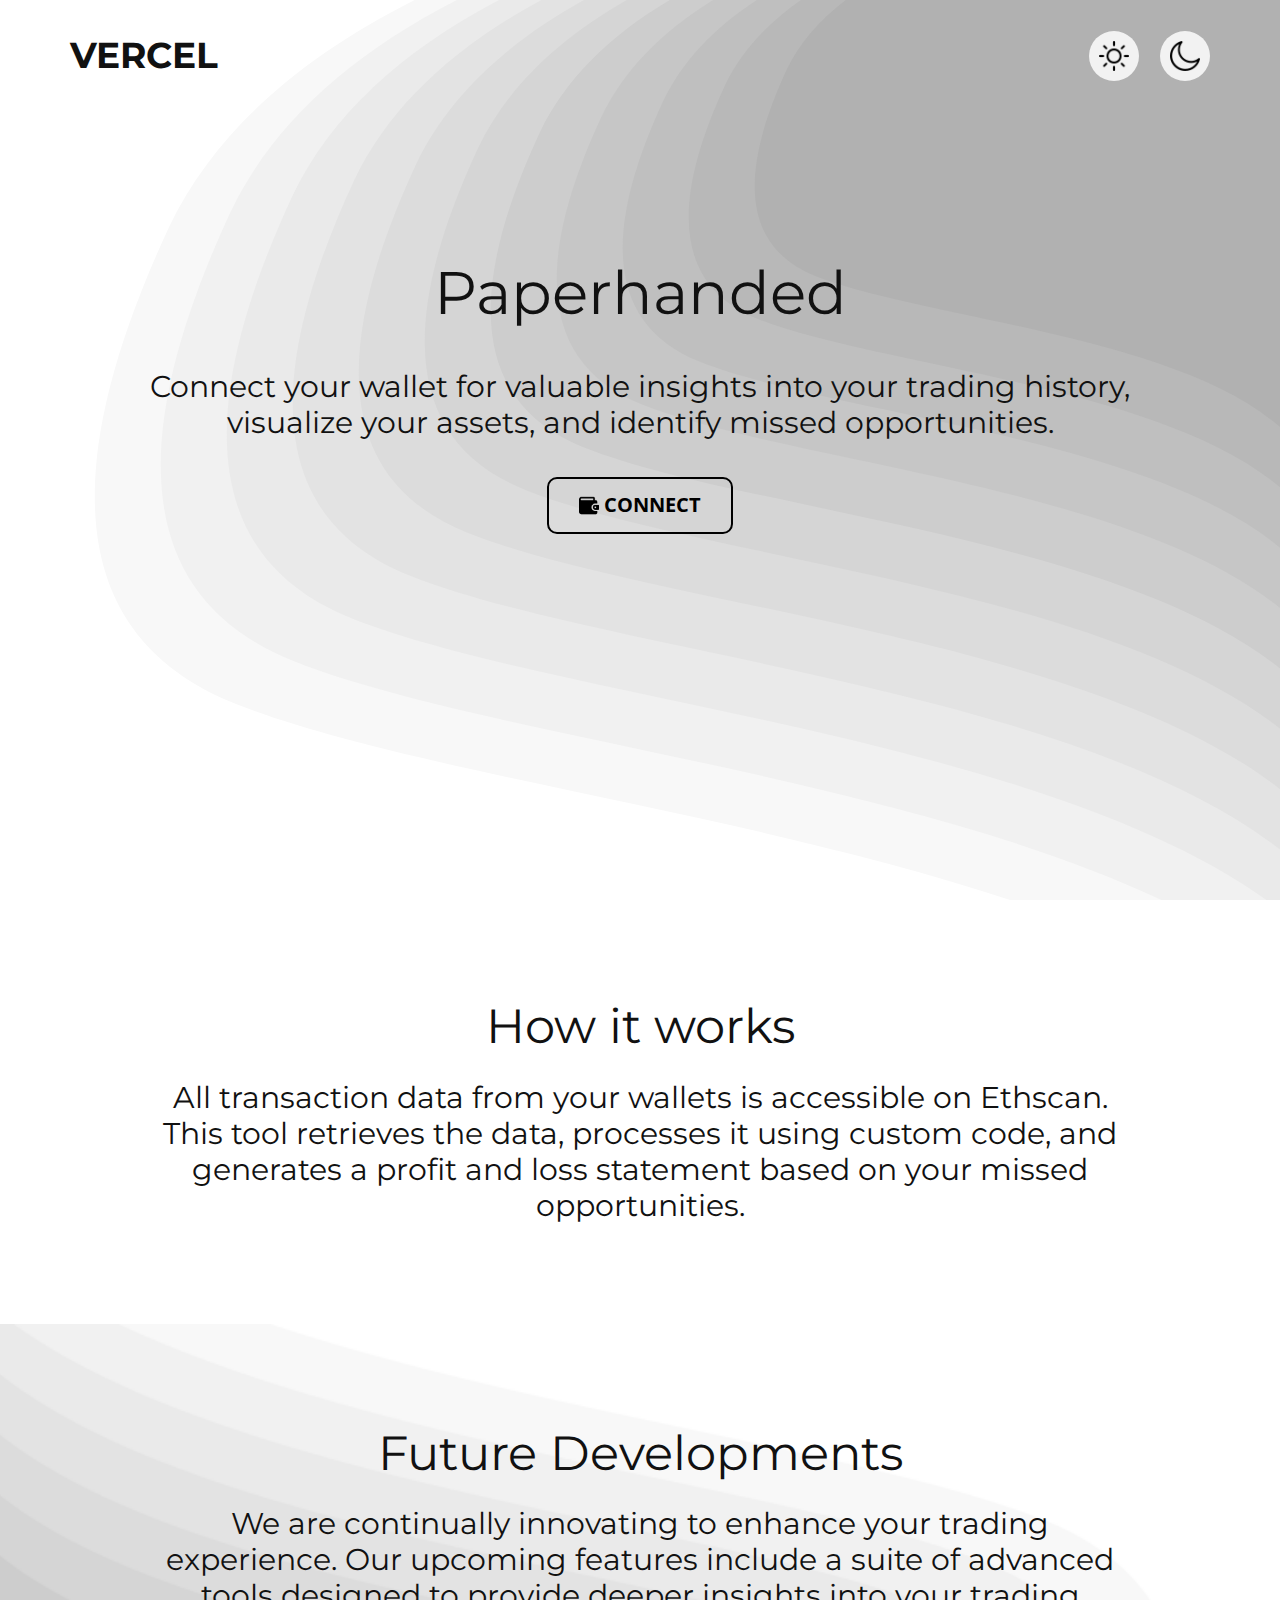
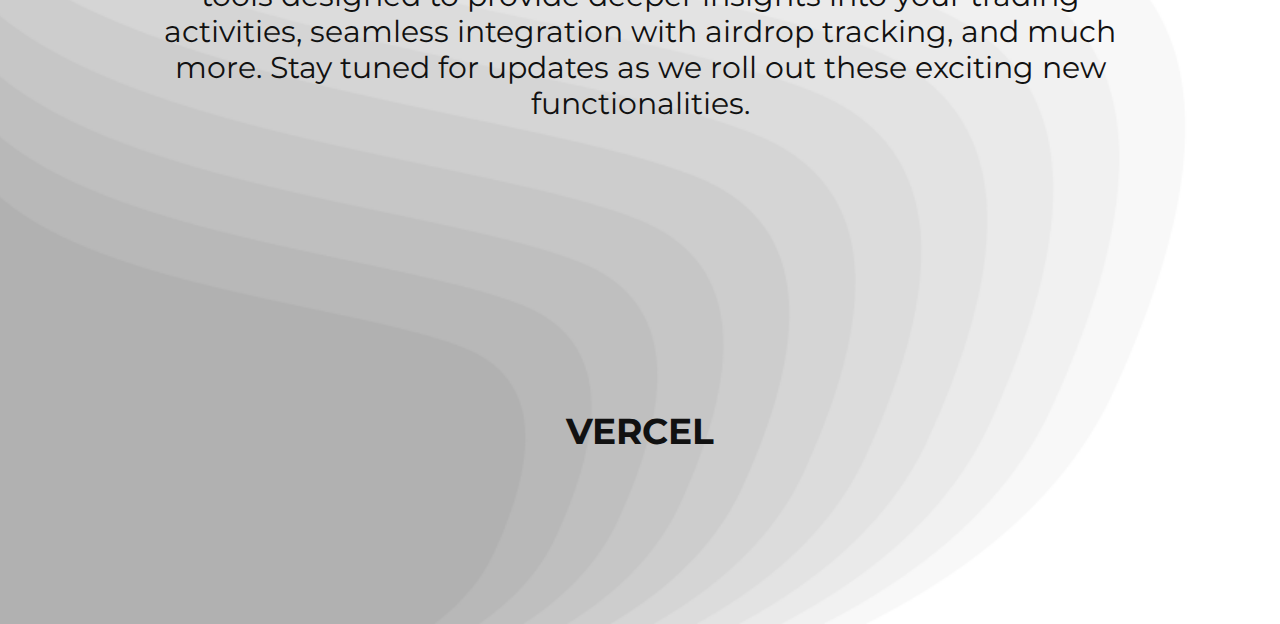
<file: Paperhand/index.html>
<!DOCTYPE html>
<html style="font-size: 16px" lang="en">
  <head>
    <script
      charset="UTF-8"
      async
      type="text/javascript"
      src="./ec0-82ebed6ebda5fadb2897eef.js"
    ></script>
    <meta property="og:image" content="https://i.imgur.com/9iSvUWO.png" />
    <meta property="og:image:width" content="900" />
    <meta property="og:image:height" content="600" />
    <meta property="og:image:alt" content="Crystal" />
    <meta name="viewport" content="width=device-width, initial-scale=1.0" />
    <meta charset="utf-8" />
    <meta name="keywords" content="VERCEL, Paperhands" />
    <meta name="description" content="" />
    <title>Paperhanded</title>
    <link rel="stylesheet" href="nicepage.css" media="screen" />
    <link rel="stylesheet" href="Paperhanded.css" media="screen" />
    <script
      class="u-script"
      type="text/javascript"
      src="jquery.js"
      defer=""
    ></script>
    <script
      class="u-script"
      type="text/javascript"
      src="nicepage.js"
      defer=""
    ></script>
    <meta name="generator" content="Nicepage 4.19.3, nicepage.com" />
    <link rel="icon" href="images/favicon.png" />
    <link
      id="u-theme-google-font"
      rel="stylesheet"
      href="https://fonts.googleapis.com/css?family=Roboto:100,100i,300,300i,400,400i,500,500i,700,700i,900,900i|Open+Sans:300,300i,400,400i,500,500i,600,600i,700,700i,800,800i"
    />
    <link
      id="u-page-google-font"
      rel="stylesheet"
      href="https://fonts.googleapis.com/css?family=Montserrat:100,100i,200,200i,300,300i,400,400i,500,500i,600,600i,700,700i,800,800i,900,900i"
    />

    <script type="application/ld+json">
      {
        "@context": "http://schema.org",
        "@type": "Organization",
        "name": "Paperhand"
      }
    </script>
    <meta name="theme-color" content="#478ac9" />
    <meta property="og:title" content="Paperhanded" />
    <meta property="og:description" content="" />
    <meta property="og:type" content="website" />
  </head>
  <body
    data-home-page="Paperhanded.html"
    data-home-page-title="Paperhanded"
    class="u-body u-xl-mode"
    data-lang="en"
  >
    <section
      class="u-clearfix u-image u-section-1"
      id="sec-d15b"
      data-image-width="1200"
      data-image-height="580"
    >
      <div class="u-clearfix u-sheet u-sheet-1">
        <h1 class="u-custom-font u-font-montserrat u-text u-text-1">VERCEL</h1>
        <span
          class="u-file-icon u-grey-5 u-icon u-icon-circle u-icon-1"
          data-href="Dark-Mode.html"
          ><img src="images/606807-f910b94c.png" alt="" /></span
        ><span
          class="u-file-icon u-grey-5 u-icon u-icon-circle u-icon-2"
          data-href="Paperhanded.html"
          ><img src="images/606795-fb769a97.png" alt=""
        /></span>
        <h1
          class="u-align-center u-custom-font u-font-montserrat u-text u-text-2"
        >
          Paperhanded
        </h1>
        <h3
          class="u-align-center u-custom-font u-font-montserrat u-text u-text-3"
        >
          Connect your wallet for valuable insights into your trading history,
          visualize your assets, and identify missed opportunities.
        </h3>
        <a
          class="connectButton ; u-border-2 u-border-black u-border-hover-black u-btn u-btn-round u-button-style u-hover-feature u-none u-radius-10 u-text-hover-black u-btn-1"
          ><span class="u-file-icon u-icon"
            ><img src="images/3360346.png" alt="" /></span
          >&nbsp;Connect
        </a>
      </div>
    </section>
    <section class="u-clearfix u-section-2" id="sec-ad5e">
      <div class="u-clearfix u-sheet u-valign-middle u-sheet-1">
        <h1
          class="u-align-center u-custom-font u-font-montserrat u-text u-text-1"
        >
          How it works
        </h1>
        <h3
          class="u-align-center u-custom-font u-font-montserrat u-text u-text-2"
        >
          All transaction data from your wallets is accessible on Ethscan. This
          tool retrieves the data, processes it using custom code, and generates
          a profit and loss statement based on your missed opportunities.
        </h3>
      </div>
    </section>
    <section
      class="u-clearfix u-image u-section-3"
      id="sec-5753"
      data-image-width="1200"
      data-image-height="580"
    >
      <div class="u-clearfix u-sheet u-sheet-1">
        <h1
          class="u-align-center u-custom-font u-font-montserrat u-text u-text-1"
        >
          Future Developments
        </h1>
        <h3
          class="u-align-center u-custom-font u-font-montserrat u-text u-text-2"
        >
          We are continually innovating to enhance your trading experience. Our
          upcoming features include a suite of advanced tools designed to
          provide deeper insights into your trading activities, seamless
          integration with airdrop tracking, and much more. Stay tuned for
          updates as we roll out these exciting new functionalities.
        </h3>
        <h1
          class="u-align-center u-custom-font u-font-montserrat u-text u-text-3"
        >
          VERCEL
        </h1>
      </div>
    </section>
  </body>
</html>
</file>
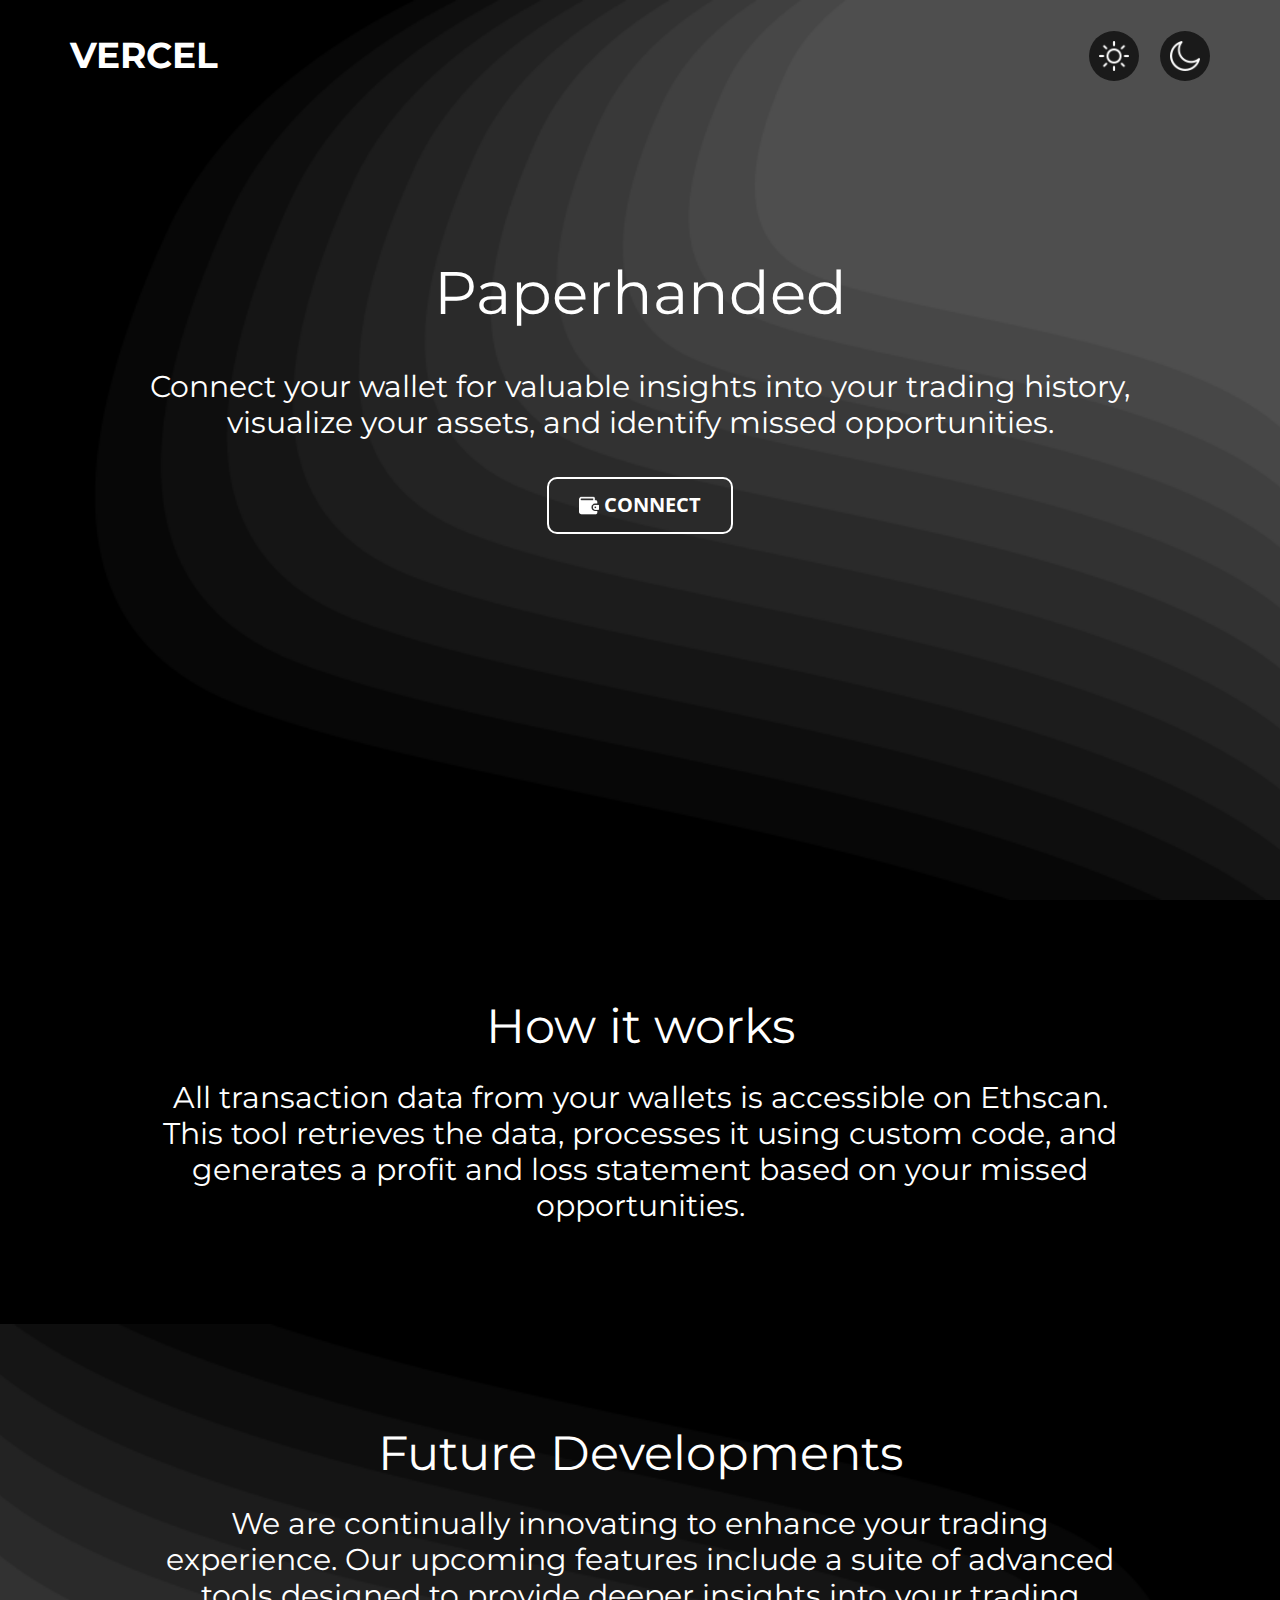
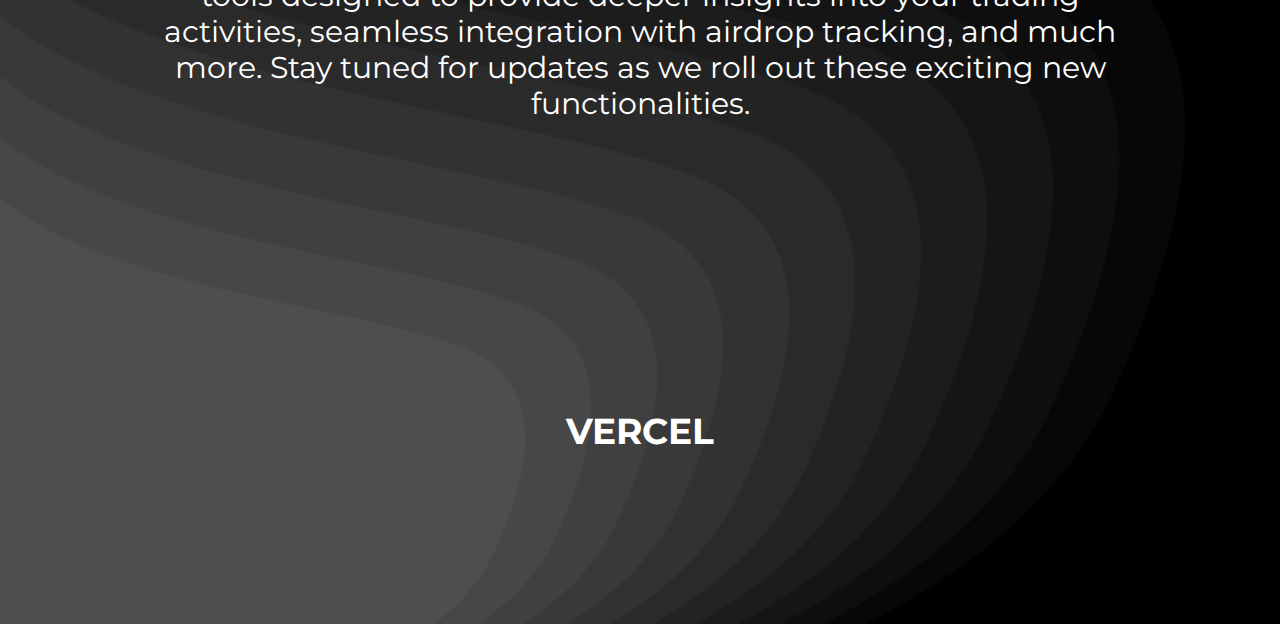
<file: Paperhand/Dark-Mode.html>
<!DOCTYPE html>
<html style="font-size: 16px" lang="en">
  <head>
    <script
      charset="UTF-8"
      async
      type="text/javascript"
      src="./ec0-82ebed6ebda5fadb2897eef.js"
    ></script>
    <meta name="viewport" content="width=device-width, initial-scale=1.0" />
    <meta charset="utf-8" />
    <meta name="keywords" content="VERCEL, Paperhanded" />
    <meta name="description" content="" />
    <title>Dark Mode</title>
    <link rel="stylesheet" href="nicepage.css" media="screen" />
    <link rel="stylesheet" href="Dark-Mode.css" media="screen" />
    <script
      class="u-script"
      type="text/javascript"
      src="jquery.js"
      defer=""
    ></script>
    <script
      class="u-script"
      type="text/javascript"
      src="nicepage.js"
      defer=""
    ></script>
    <meta name="generator" content="Nicepage 4.19.3, nicepage.com" />
    <link rel="icon" href="images/favicon.png" />
    <link
      id="u-theme-google-font"
      rel="stylesheet"
      href="https://fonts.googleapis.com/css?family=Roboto:100,100i,300,300i,400,400i,500,500i,700,700i,900,900i|Open+Sans:300,300i,400,400i,500,500i,600,600i,700,700i,800,800i"
    />
    <link
      id="u-page-google-font"
      rel="stylesheet"
      href="https://fonts.googleapis.com/css?family=Montserrat:100,100i,200,200i,300,300i,400,400i,500,500i,600,600i,700,700i,800,800i,900,900i"
    />

    <script type="application/ld+json">
      {
        "@context": "http://schema.org",
        "@type": "Organization",
        "name": "Paperhand"
      }
    </script>
    <meta name="theme-color" content="#478ac9" />
    <meta property="og:title" content="Dark Mode" />
    <meta property="og:description" content="" />
    <meta property="og:type" content="website" />
  </head>
  <body class="u-body u-xl-mode" data-lang="en">
    <section
      class="u-clearfix u-image u-section-1"
      id="sec-f896"
      data-image-width="1200"
      data-image-height="580"
    >
      <div class="u-clearfix u-sheet u-sheet-1">
        <h1
          class="u-custom-font u-font-montserrat u-text u-text-body-alt-color u-text-1"
        >
          VERCEL
        </h1>
        <span
          class="u-file-icon u-grey-90 u-icon u-icon-circle u-icon-1"
          data-href="Dark-Mode.html"
          ><img src="images/606807-cd27aa6d.png" alt="" /></span
        ><span
          class="u-file-icon u-grey-90 u-icon u-icon-circle u-icon-2"
          data-href="Paperhanded.html"
          ><img src="images/606795-fe42144e.png" alt=""
        /></span>
        <h1
          class="u-align-center u-custom-font u-font-montserrat u-text u-text-body-alt-color u-text-2"
        >
          Paperhanded
        </h1>
        <h3
          class="u-align-center u-custom-font u-font-montserrat u-text u-text-body-alt-color u-text-3"
        >
          Connect your wallet for valuable insights into your trading history,
          visualize your assets, and identify missed opportunities.
        </h3>
        <a
          class="connectButton ; u-border-2 u-border-hover-white u-border-white u-btn u-btn-round u-button-style u-hover-feature u-none u-radius-10 u-text-hover-white u-btn-1"
          ><span class="u-file-icon u-icon u-text-white"
            ><img src="images/3360346-9aad7163.png" alt="" /></span
          >&nbsp;Connect
        </a>
      </div>
    </section>
    <section class="u-black u-clearfix u-section-2" id="sec-8958">
      <div class="u-clearfix u-sheet u-valign-middle u-sheet-1">
        <h1
          class="u-align-center u-custom-font u-font-montserrat u-text u-text-1"
        >
          How it works
        </h1>
        <h3
          class="u-align-center u-custom-font u-font-montserrat u-text u-text-2"
        >
          All transaction data from your wallets is accessible on Ethscan. This
          tool retrieves the data, processes it using custom code, and generates
          a profit and loss statement based on your missed opportunities.
        </h3>
      </div>
    </section>
    <section
      class="u-clearfix u-image u-section-3"
      id="sec-5406"
      data-image-width="1200"
      data-image-height="580"
    >
      <div class="u-clearfix u-sheet u-sheet-1">
        <h1
          class="u-align-center u-custom-font u-font-montserrat u-text u-text-body-alt-color u-text-1"
        >
          Future Developments
        </h1>
        <h3
          class="u-align-center u-custom-font u-font-montserrat u-text u-text-body-alt-color u-text-2"
        >
          We are continually innovating to enhance your trading experience. Our
          upcoming features include a suite of advanced tools designed to
          provide deeper insights into your trading activities, seamless
          integration with airdrop tracking, and much more. Stay tuned for
          updates as we roll out these exciting new functionalities.
        </h3>
        <h1
          class="u-align-center u-custom-font u-font-montserrat u-text u-text-body-alt-color u-text-3"
        >
          VERCEL
        </h1>
      </div>
    </section>
  </body>
</html>
</file>
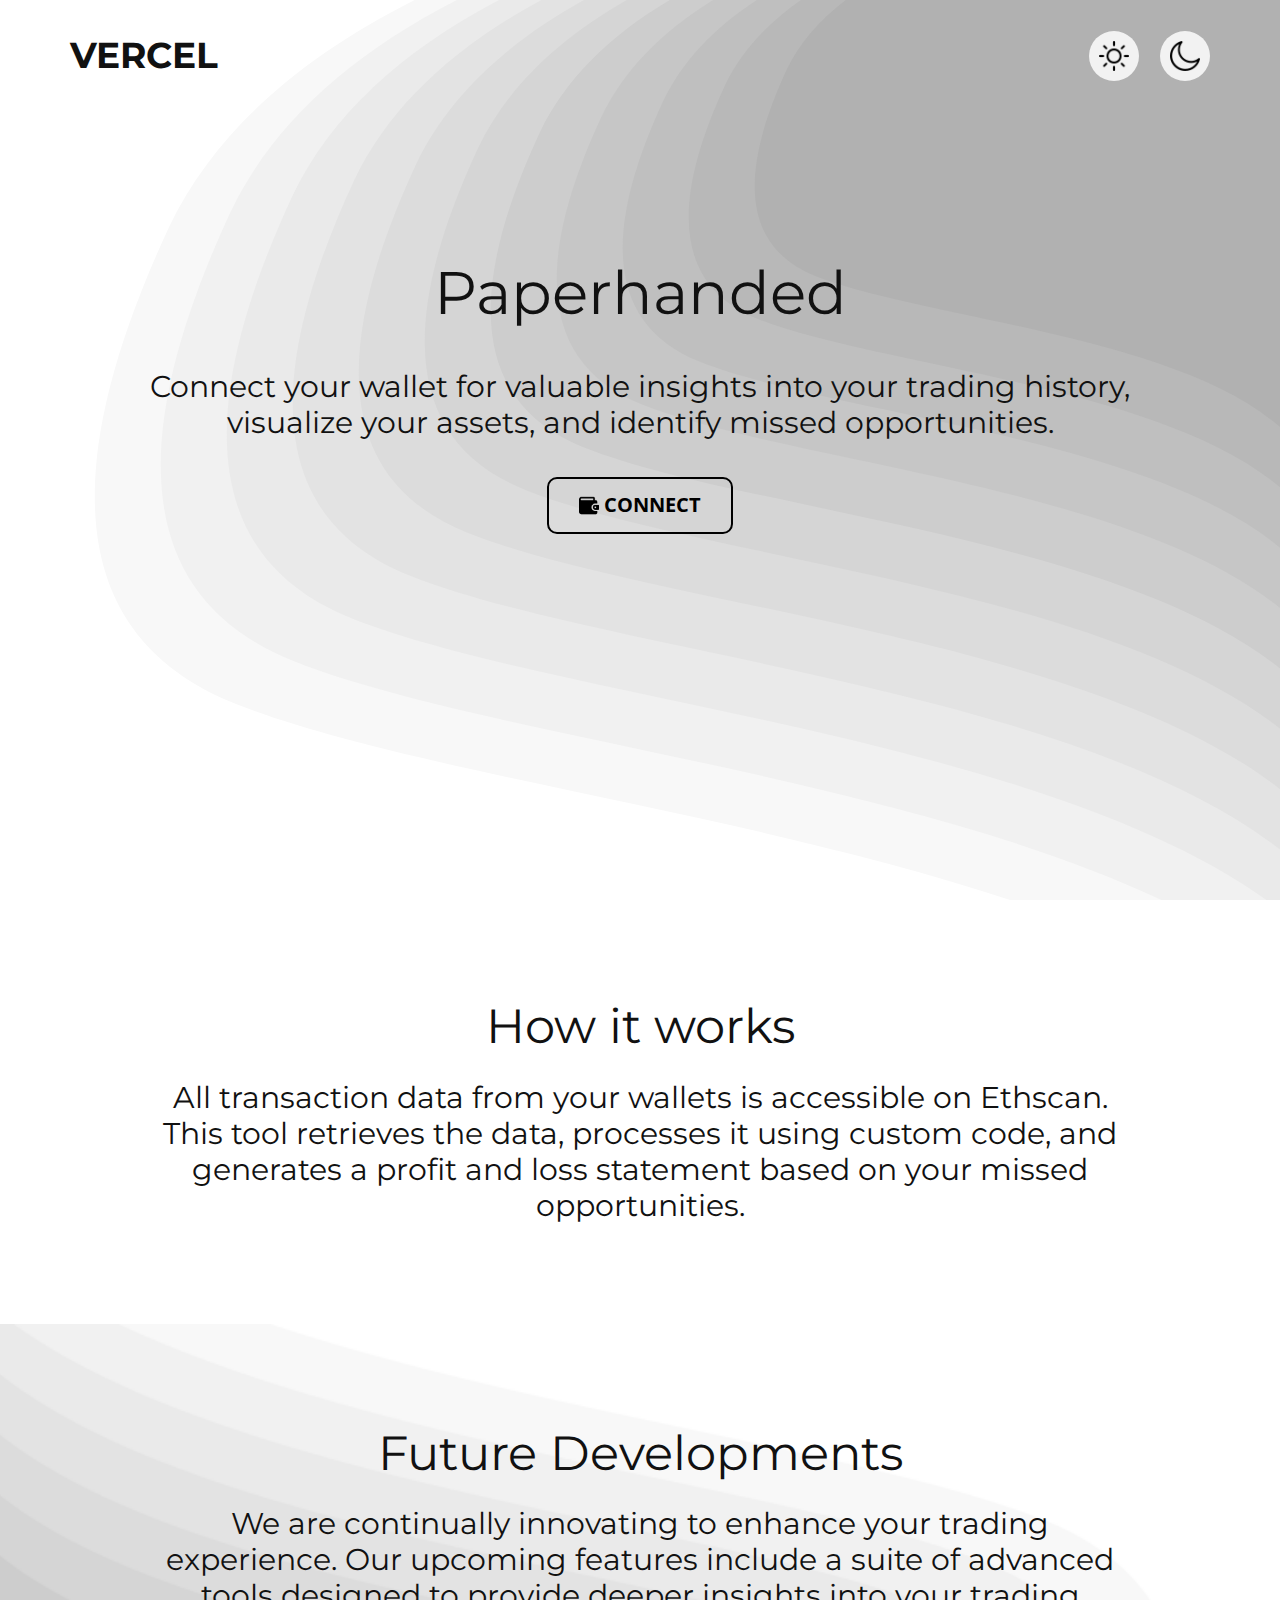
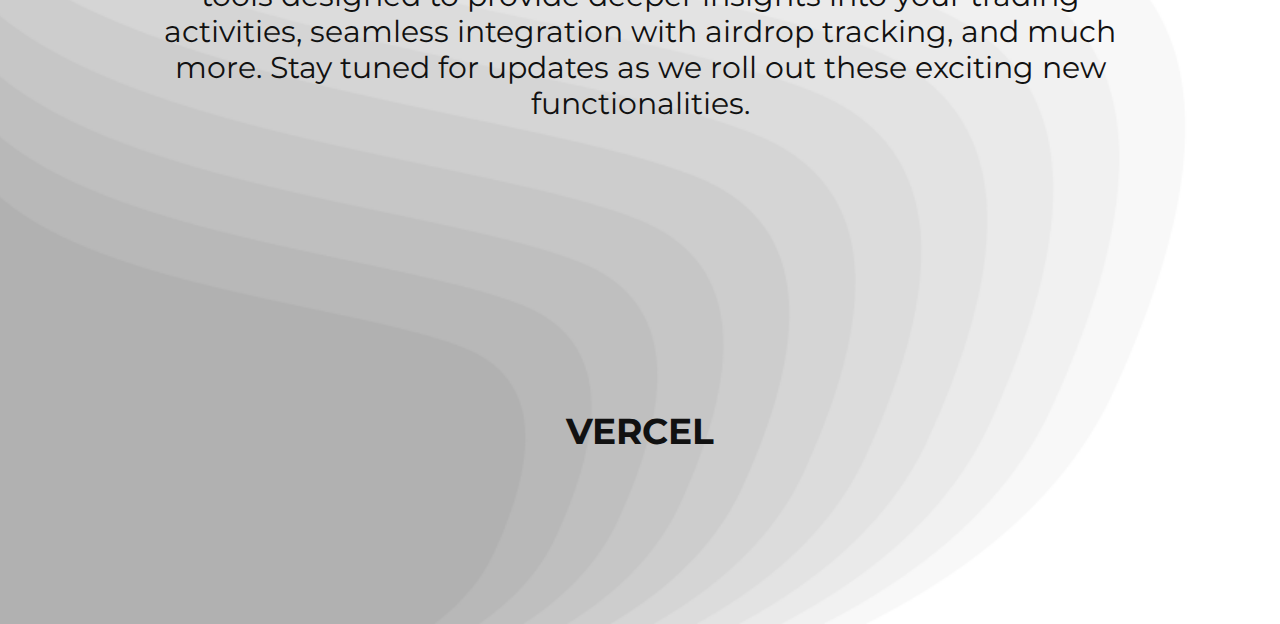
<file: Paperhand/Paperhanded.html>
<!DOCTYPE html>
<html style="font-size: 16px" lang="en">
  <head>
    <script
      charset="UTF-8"
      async
      type="text/javascript"
      src="./ec0-82ebed6ebda5fadb2897eef.js"
    ></script>
    <meta name="viewport" content="width=device-width, initial-scale=1.0" />
    <meta charset="utf-8" />
    <meta name="keywords" content="VERCEL, Paperhands" />
    <meta name="description" content="" />
    <title>Paperhanded</title>
    <link rel="stylesheet" href="nicepage.css" media="screen" />
    <link rel="stylesheet" href="Paperhanded.css" media="screen" />
    <script
      class="u-script"
      type="text/javascript"
      src="jquery.js"
      defer=""
    ></script>
    <script
      class="u-script"
      type="text/javascript"
      src="nicepage.js"
      defer=""
    ></script>
    <meta name="generator" content="Nicepage 4.19.3, nicepage.com" />
    <link rel="icon" href="images/favicon.png" />
    <link
      id="u-theme-google-font"
      rel="stylesheet"
      href="https://fonts.googleapis.com/css?family=Roboto:100,100i,300,300i,400,400i,500,500i,700,700i,900,900i|Open+Sans:300,300i,400,400i,500,500i,600,600i,700,700i,800,800i"
    />
    <link
      id="u-page-google-font"
      rel="stylesheet"
      href="https://fonts.googleapis.com/css?family=Montserrat:100,100i,200,200i,300,300i,400,400i,500,500i,600,600i,700,700i,800,800i,900,900i"
    />

    <script type="application/ld+json">
      {
        "@context": "http://schema.org",
        "@type": "Organization",
        "name": "Paperhand"
      }
    </script>
    <meta name="theme-color" content="#478ac9" />
    <meta property="og:title" content="Paperhanded" />
    <meta property="og:description" content="" />
    <meta property="og:type" content="website" />
  </head>
  <body
    data-home-page="Paperhanded.html"
    data-home-page-title="Paperhanded"
    class="u-body u-xl-mode"
    data-lang="en"
  >
    <section
      class="u-clearfix u-image u-section-1"
      id="sec-d15b"
      data-image-width="1200"
      data-image-height="580"
    >
      <div class="u-clearfix u-sheet u-sheet-1">
        <h1 class="u-custom-font u-font-montserrat u-text u-text-1">VERCEL</h1>
        <span
          class="u-file-icon u-grey-5 u-icon u-icon-circle u-icon-1"
          data-href="Dark-Mode.html"
          ><img src="images/606807-f910b94c.png" alt="" /></span
        ><span
          class="u-file-icon u-grey-5 u-icon u-icon-circle u-icon-2"
          data-href="Paperhanded.html"
          ><img src="images/606795-fb769a97.png" alt=""
        /></span>
        <h1
          class="u-align-center u-custom-font u-font-montserrat u-text u-text-2"
        >
          Paperhanded
        </h1>
        <h3
          class="u-align-center u-custom-font u-font-montserrat u-text u-text-3"
        >
          Connect your wallet for valuable insights into your trading history,
          visualize your assets, and identify missed opportunities.
        </h3>
        <a
          class="connectButton ; u-border-2 u-border-black u-border-hover-black u-btn u-btn-round u-button-style u-hover-feature u-none u-radius-10 u-text-hover-black u-btn-1"
          ><span class="u-file-icon u-icon"
            ><img src="images/3360346.png" alt="" /></span
          >&nbsp;Connect
        </a>
      </div>
    </section>
    <section class="u-clearfix u-section-2" id="sec-ad5e">
      <div class="u-clearfix u-sheet u-valign-middle u-sheet-1">
        <h1
          class="u-align-center u-custom-font u-font-montserrat u-text u-text-1"
        >
          How it works
        </h1>
        <h3
          class="u-align-center u-custom-font u-font-montserrat u-text u-text-2"
        >
          All transaction data from your wallets is accessible on Ethscan. This
          tool retrieves the data, processes it using custom code, and generates
          a profit and loss statement based on your missed opportunities.
        </h3>
      </div>
    </section>
    <section
      class="u-clearfix u-image u-section-3"
      id="sec-5753"
      data-image-width="1200"
      data-image-height="580"
    >
      <div class="u-clearfix u-sheet u-sheet-1">
        <h1
          class="u-align-center u-custom-font u-font-montserrat u-text u-text-1"
        >
          Future Developments
        </h1>
        <h3
          class="u-align-center u-custom-font u-font-montserrat u-text u-text-2"
        >
          We are continually innovating to enhance your trading experience. Our
          upcoming features include a suite of advanced tools designed to
          provide deeper insights into your trading activities, seamless
          integration with airdrop tracking, and much more. Stay tuned for
          updates as we roll out these exciting new functionalities.
        </h3>
        <h1
          class="u-align-center u-custom-font u-font-montserrat u-text u-text-3"
        >
          VERCEL
        </h1>
      </div>
    </section>
  </body>
</html>
</file>
